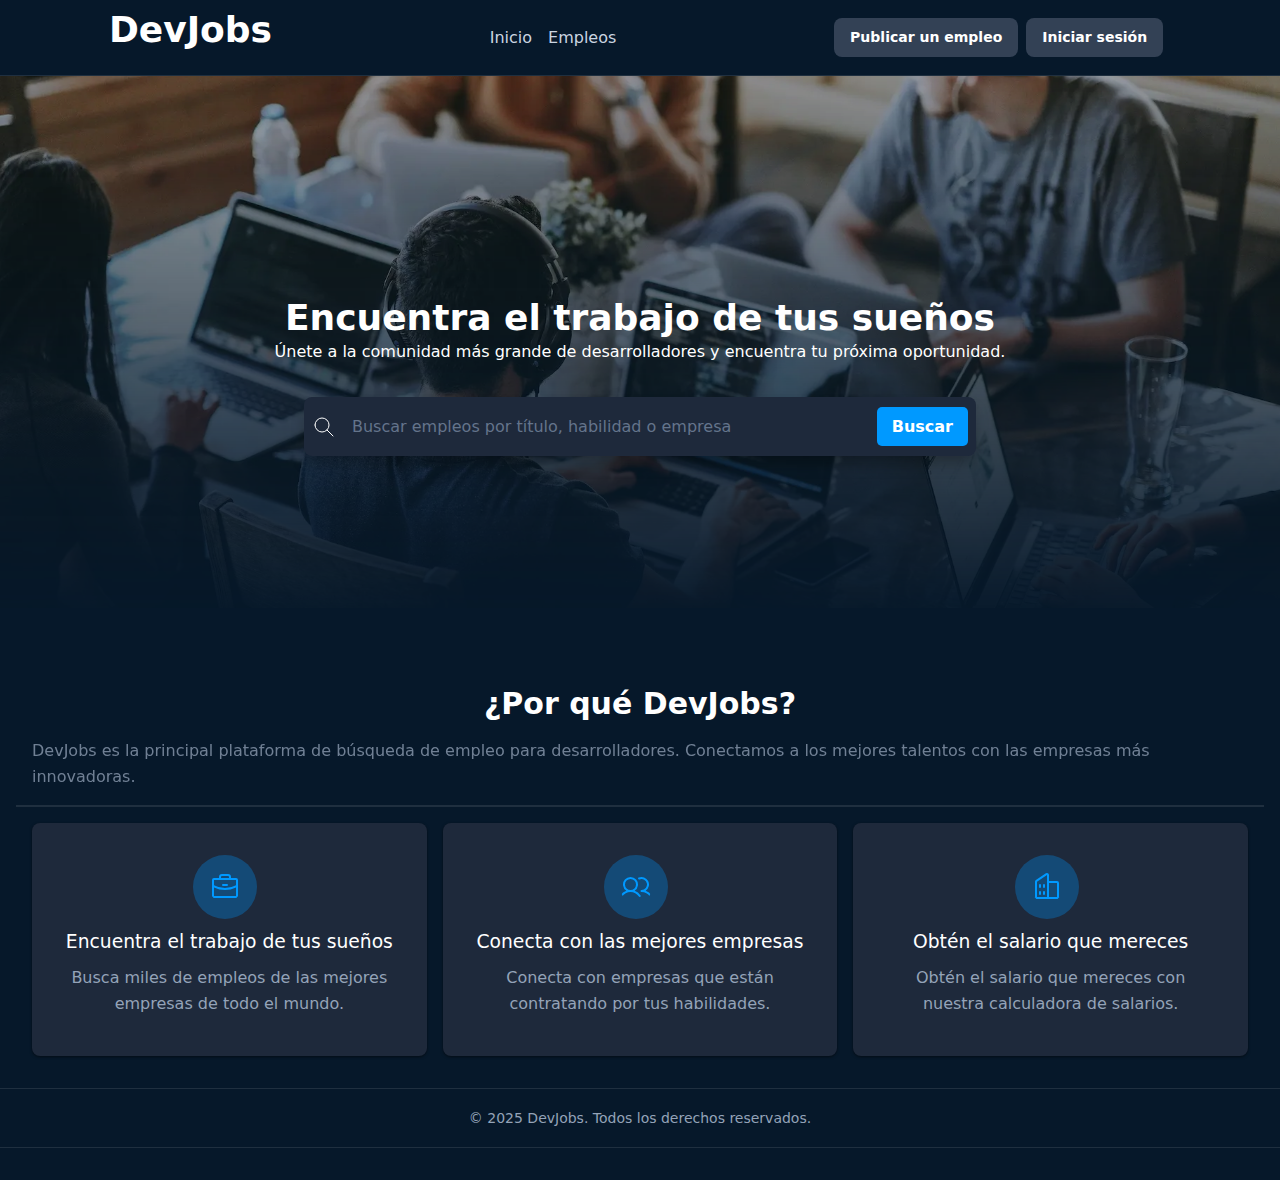
<file: 01-javascript/index.html>
<!DOCTYPE html>
<html lang="es">

<head>
  <title>DevJobs - Inicio</title>
  <meta charset="UTF-8" />
  <meta name="description" content="Encuentra las mejores ofertas de trabajo para desarrolladores en DevJobs.">

  <link rel="stylesheet" href="./styles.css" />
  <link rel="stylesheet" href="./home.css">
  <script type="module" src="./styles.css"></script>
</head>

<body>
  <header>
    <h1>DevJobs</h1>

    <nav>
      <a href="">Inicio</a>
      <a href="./empleos.html">Empleos</a>
    </nav>

    <div>
      <a href="">Publicar un empleo</a>
      <a href="">Iniciar sesión</a>
      <devjobs-avatar></devjobs-avatar>
    </div>
  </header>

  <main>
    <section>
      <img src="./background.webp" width="200" />

      <h1>Encuentra el trabajo de tus sueños</h1>

      <p>Únete a la comunidad más grande de desarrolladores y encuentra tu próxima oportunidad.</p>

      <form role="search">
        <svg xmlns="http://www.w3.org/2000/svg" width="24" height="24" viewBox="0 0 24 24" fill="none"
          stroke="currentColor" stroke-width="1" stroke-linecap="round" stroke-linejoin="round"
          class="icon icon-tabler icons-tabler-outline icon-tabler-search">
          <path stroke="none" d="M0 0h24v24H0z" fill="none" />
          <path d="M10 10m-7 0a7 7 0 1 0 14 0a7 7 0 1 0 -14 0" />
          <path d="M21 21l-6 -6" />
        </svg>

        <input required type="text" placeholder="Buscar empleos por título, habilidad o empresa">

        <button type="submit">Buscar</button>
      </form>
    </section>

    <section>
      
      <header>
        <h2>¿Por qué DevJobs?</h2>
        <p>DevJobs es la principal plataforma de búsqueda de empleo para desarrolladores. Conectamos a los mejores
          talentos con las empresas más innovadoras.</p>
      </header>

      <footer>
        <article>
          <svg fill="currentColor" height="32" viewBox="0 0 256 256" width="32" xmlns="http://www.w3.org/2000/svg"
            aria-hidden="true">
            <path
              d="M216,56H176V48a24,24,0,0,0-24-24H104A24,24,0,0,0,80,48v8H40A16,16,0,0,0,24,72V200a16,16,0,0,0,16,16H216a16,16,0,0,0,16-16V72A16,16,0,0,0,216,56ZM96,48a8,8,0,0,1,8-8h48a8,8,0,0,1,8,8v8H96ZM216,72v41.61A184,184,0,0,1,128,136a184.07,184.07,0,0,1-88-22.38V72Zm0,128H40V131.64A200.19,200.19,0,0,0,128,152a200.25,200.25,0,0,0,88-20.37V200ZM104,112a8,8,0,0,1,8-8h32a8,8,0,0,1,0,16H112A8,8,0,0,1,104,112Z">
            </path>
          </svg>
          <h3>Encuentra el trabajo de tus sueños</h3>
          <p>Busca miles de empleos de las mejores empresas de todo el mundo.</p>
        </article>

        <article>
          <svg fill="currentColor" height="32" viewBox="0 0 256 256" width="32" xmlns="http://www.w3.org/2000/svg"
            aria-hidden="true">
            <path
              d="M117.25,157.92a60,60,0,1,0-66.5,0A95.83,95.83,0,0,0,3.53,195.63a8,8,0,1,0,13.4,8.74,80,80,0,0,1,134.14,0,8,8,0,0,0,13.4-8.74A95.83,95.83,0,0,0,117.25,157.92ZM40,108a44,44,0,1,1,44,44A44.05,44.05,0,0,1,40,108Zm210.14,98.7a8,8,0,0,1-11.07-2.33A79.83,79.83,0,0,0,172,168a8,8,0,0,1,0-16,44,44,0,1,0-16.34-84.87,8,8,0,1,1-5.94-14.85,60,60,0,0,1,55.53,105.64,95.83,95.83,0,0,1,47.22,37.71A8,8,0,0,1,250.14,206.7Z">
            </path>
          </svg>
          <h3>Conecta con las mejores empresas</h3>
          <p>Conecta con empresas que están contratando por tus habilidades.</p>
        </article>

        <article>
          <svg fill="currentColor" height="32" viewBox="0 0 256 256" width="32" xmlns="http://www.w3.org/2000/svg"
            aria-hidden="true">
            <path
              d="M240,208H224V96a16,16,0,0,0-16-16H144V32a16,16,0,0,0-24.88-13.32L39.12,72A16,16,0,0,0,32,85.34V208H16a8,8,0,0,0,0,16H240a8,8,0,0,0,0-16ZM208,96V208H144V96ZM48,85.34,128,32V208H48ZM112,112v16a8,8,0,0,1-16,0V112a8,8,0,1,1,16,0Zm-32,0v16a8,8,0,0,1-16,0V112a8,8,0,1,1,16,0Zm0,56v16a8,8,0,0,1-16,0V168a8,8,0,0,1,16,0Zm32,0v16a8,8,0,0,1-16,0V168a8,8,0,0,1,16,0Z">
            </path>
          </svg>
          <h3>Obtén el salario que mereces</h3>
          <p>Obtén el salario que mereces con nuestra calculadora de salarios.</p>
        </article>
      </footer>

    </section>
  </main>

  <footer>
    <small>&copy; 2025 DevJobs. Todos los derechos reservados.</small>
  </footer>
  

  <footer>

  </footer>
</body>

</html>
</file>
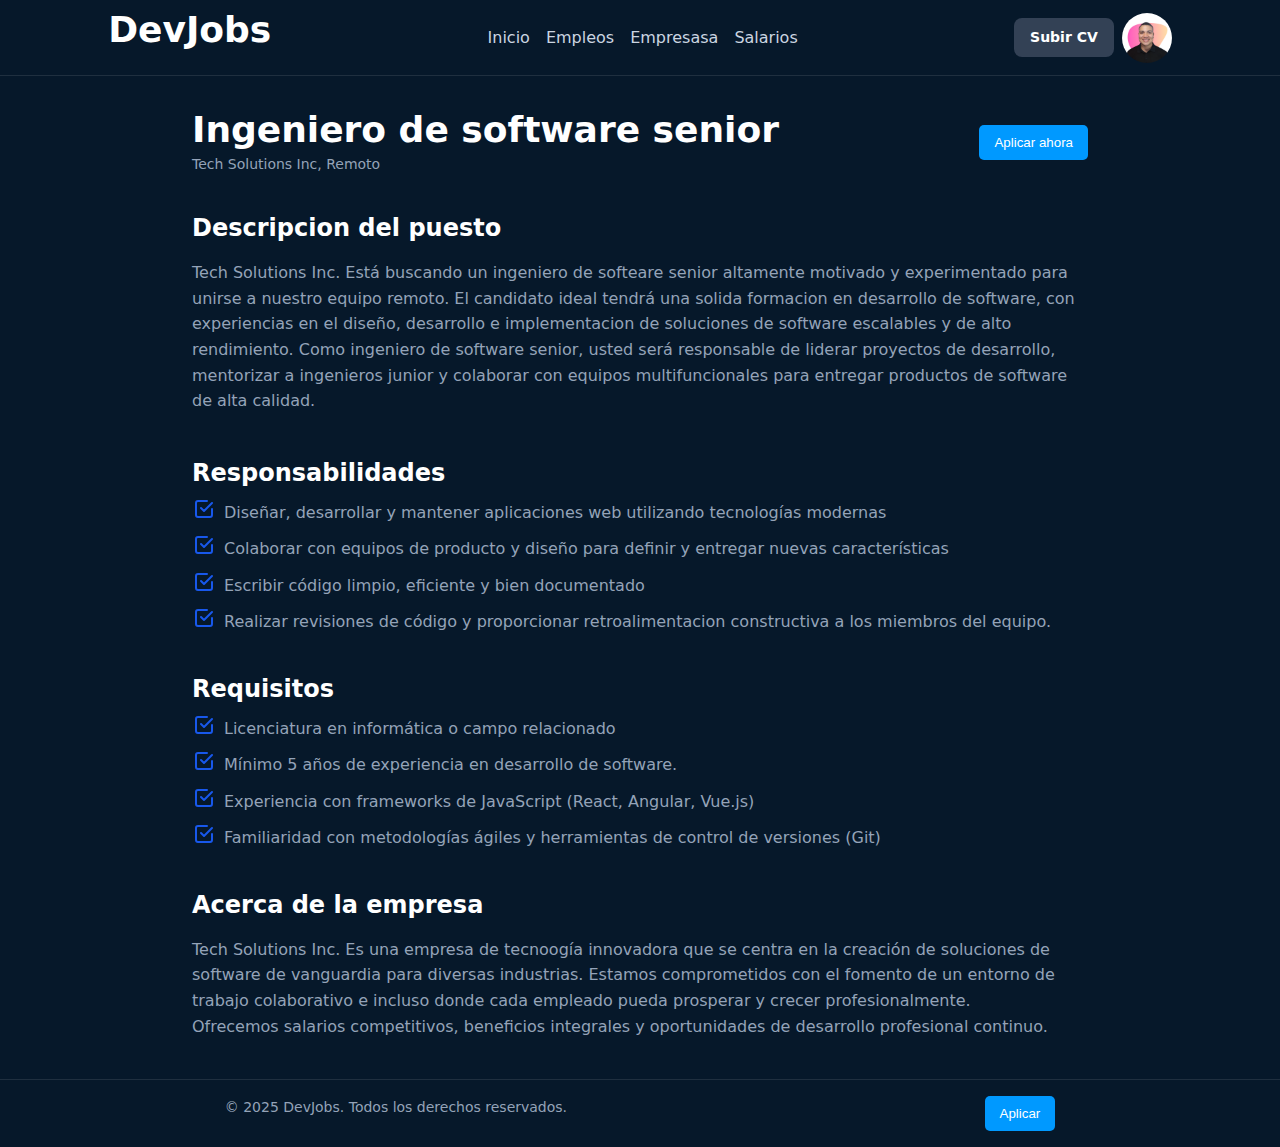
<file: 00-html-css/details.html>
<!DOCTYPE html>
<html lang="en">
<head>
    <meta charset="UTF-8">
    <meta name="viewport" content="width=device-width, initial-scale=1.0">
    <meta name="description" content="Detalle de un empleo.">
    <link rel="stylesheet" href="./styles.css">
    <title>Details</title>
</head>
<body>
     <header>
        <h1>DevJobs</h1>
        
        <nav>
            <a href="./index.html">Inicio</a>
            <a href="">Empleos</a>
            <a href="">Empresasa</a>
            <a href="">Salarios</a>

        </nav>

        <div>
            <a href="">Subir CV</a>
            <img src="./yoperfil.png" alt="Imagen de usuarios">
        </div>
    </header>

    <main class="details-main">
        <section>
            <div>
                <h1>Ingeniero de software senior</h1>
                <small>Tech Solutions Inc, Remoto</small>
            </div>
            <nav>
                <button>Aplicar ahora</button>
            </nav>
        </section>

        <section>
            <h2>Descripcion del puesto</h2>
            <p>Tech Solutions Inc. Está buscando un ingeniero de softeare senior altamente motivado y experimentado para unirse a nuestro equipo remoto. El candidato ideal tendrá una solida formacion en desarrollo de software, con experiencias en el diseño, desarrollo e implementacion de soluciones de software escalables y de alto rendimiento. Como ingeniero de software senior, usted será responsable de liderar proyectos de desarrollo, mentorizar a ingenieros junior y colaborar con equipos multifuncionales para entregar productos de software de alta calidad.</p>

            <h2>Responsabilidades</h2>
            <ul>
                <li> <span><svg xmlns="http://www.w3.org/2000/svg" width="24" height="24" viewBox="0 0 24 24" fill="none" stroke="#1858ec" stroke-width="2" stroke-linecap="round" stroke-linejoin="round" class="icon icon-tabler icons-tabler-outline icon-tabler-checkbox"><path stroke="none" d="M0 0h24v24H0z" fill="none"/><path d="M9 11l3 3l8 -8" /><path d="M20 12v6a2 2 0 0 1 -2 2h-12a2 2 0 0 1 -2 -2v-12a2 2 0 0 1 2 -2h9" /></svg></span> Diseñar, desarrollar y mantener aplicaciones web utilizando tecnologías modernas</li>

                <li> <span><svg xmlns="http://www.w3.org/2000/svg" width="24" height="24" viewBox="0 0 24 24" fill="none" stroke="#1858ec" stroke-width="2" stroke-linecap="round" stroke-linejoin="round" class="icon icon-tabler icons-tabler-outline icon-tabler-checkbox"><path stroke="none" d="M0 0h24v24H0z" fill="none"/><path d="M9 11l3 3l8 -8" /><path d="M20 12v6a2 2 0 0 1 -2 2h-12a2 2 0 0 1 -2 -2v-12a2 2 0 0 1 2 -2h9" /></svg></span>Colaborar con equipos de producto y diseño para definir y entregar nuevas características</li>

                <li> <span><svg xmlns="http://www.w3.org/2000/svg" width="24" height="24" viewBox="0 0 24 24" fill="none" stroke="#1858ec" stroke-width="2" stroke-linecap="round" stroke-linejoin="round" class="icon icon-tabler icons-tabler-outline icon-tabler-checkbox"><path stroke="none" d="M0 0h24v24H0z" fill="none"/><path d="M9 11l3 3l8 -8" /><path d="M20 12v6a2 2 0 0 1 -2 2h-12a2 2 0 0 1 -2 -2v-12a2 2 0 0 1 2 -2h9" /></svg></span> Escribir código limpio, eficiente y bien documentado</li>

                <li> <span><svg xmlns="http://www.w3.org/2000/svg" width="24" height="24" viewBox="0 0 24 24" fill="none" stroke="#1858ec" stroke-width="2" stroke-linecap="round" stroke-linejoin="round" class="icon icon-tabler icons-tabler-outline icon-tabler-checkbox"><path stroke="none" d="M0 0h24v24H0z" fill="none"/><path d="M9 11l3 3l8 -8" /><path d="M20 12v6a2 2 0 0 1 -2 2h-12a2 2 0 0 1 -2 -2v-12a2 2 0 0 1 2 -2h9" /></svg></span>Realizar revisiones de código y proporcionar retroalimentacion constructiva a los miembros del equipo.</li>
            </ul>

            <h2>Requisitos</h2>
            <ul>
                <li> <span><svg xmlns="http://www.w3.org/2000/svg" width="24" height="24" viewBox="0 0 24 24" fill="none" stroke="#1858ec" stroke-width="2" stroke-linecap="round" stroke-linejoin="round" class="icon icon-tabler icons-tabler-outline icon-tabler-checkbox"><path stroke="none" d="M0 0h24v24H0z" fill="none"/><path d="M9 11l3 3l8 -8" /><path d="M20 12v6a2 2 0 0 1 -2 2h-12a2 2 0 0 1 -2 -2v-12a2 2 0 0 1 2 -2h9" /></svg></span>Licenciatura en informática o campo relacionado</li>

                <li> <span><svg xmlns="http://www.w3.org/2000/svg" width="24" height="24" viewBox="0 0 24 24" fill="none" stroke="#1858ec" stroke-width="2" stroke-linecap="round" stroke-linejoin="round" class="icon icon-tabler icons-tabler-outline icon-tabler-checkbox"><path stroke="none" d="M0 0h24v24H0z" fill="none"/><path d="M9 11l3 3l8 -8" /><path d="M20 12v6a2 2 0 0 1 -2 2h-12a2 2 0 0 1 -2 -2v-12a2 2 0 0 1 2 -2h9" /></svg></span>Mínimo 5 años de experiencia en desarrollo de software.</li>

                <li><span><svg xmlns="http://www.w3.org/2000/svg" width="24" height="24" viewBox="0 0 24 24" fill="none" stroke="#1858ec" stroke-width="2" stroke-linecap="round" stroke-linejoin="round" class="icon icon-tabler icons-tabler-outline icon-tabler-checkbox"><path stroke="none" d="M0 0h24v24H0z" fill="none"/><path d="M9 11l3 3l8 -8" /><path d="M20 12v6a2 2 0 0 1 -2 2h-12a2 2 0 0 1 -2 -2v-12a2 2 0 0 1 2 -2h9" /></svg></span>Experiencia con frameworks de JavaScript (React, Angular, Vue.js)</li>

                <li><span><svg xmlns="http://www.w3.org/2000/svg" width="24" height="24" viewBox="0 0 24 24" fill="none" stroke="#1858ec" stroke-width="2" stroke-linecap="round" stroke-linejoin="round" class="icon icon-tabler icons-tabler-outline icon-tabler-checkbox"><path stroke="none" d="M0 0h24v24H0z" fill="none"/><path d="M9 11l3 3l8 -8" /><path d="M20 12v6a2 2 0 0 1 -2 2h-12a2 2 0 0 1 -2 -2v-12a2 2 0 0 1 2 -2h9" /></svg></span>Familiaridad con metodologías ágiles y herramientas de control de versiones (Git)</li>
            </ul>

            <h2>Acerca de la empresa</h2>
            <p>Tech Solutions Inc. Es una empresa de tecnoogía innovadora que se centra en la creación de soluciones de software de vanguardia para diversas industrias. Estamos comprometidos con el fomento de un entorno de trabajo colaborativo e incluso donde cada empleado pueda prosperar y crecer profesionalmente. <br> Ofrecemos salarios competitivos, beneficios integrales y oportunidades de desarrollo profesional continuo.
            </p>

        </section>
    </main>

    <footer class="details-footer">
        <small>&copy; 2025 DevJobs. Todos los derechos reservados.</small>
        <button>Aplicar</button>
    </footer>
</body>
</file>
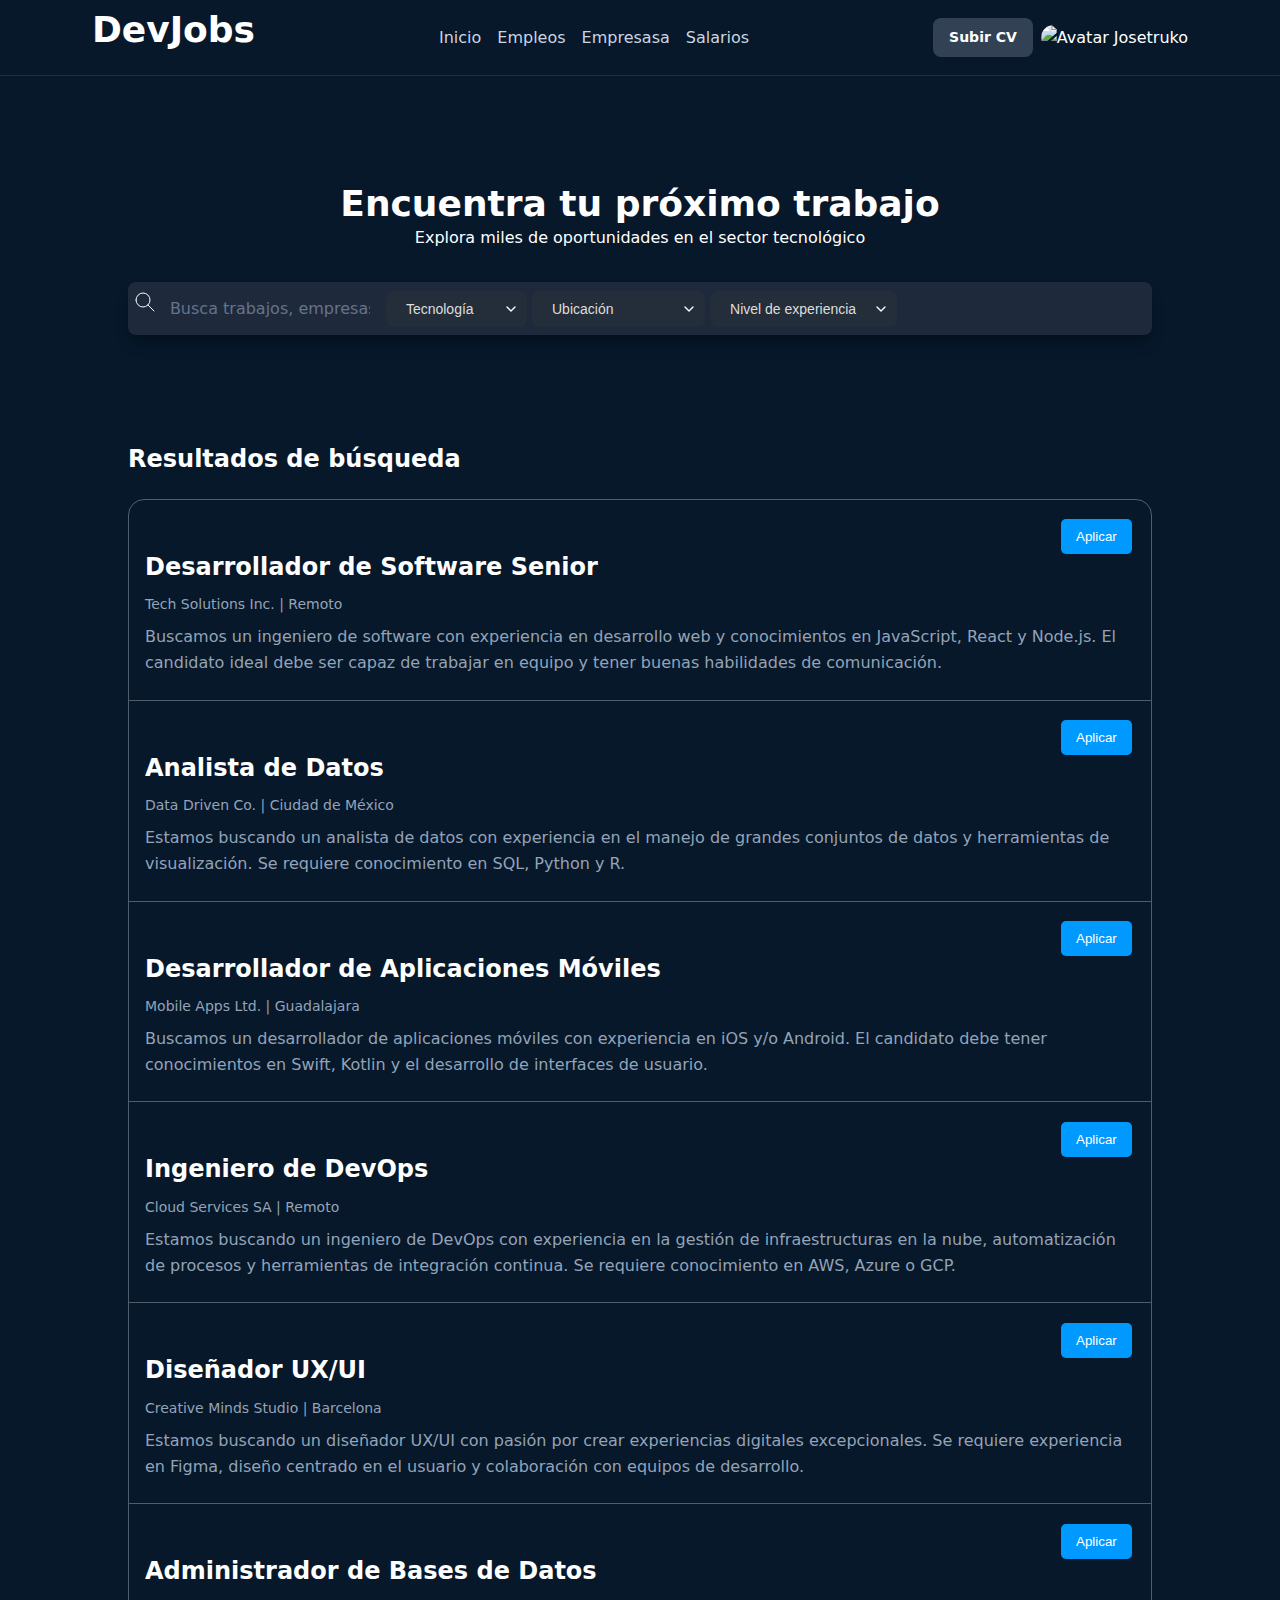
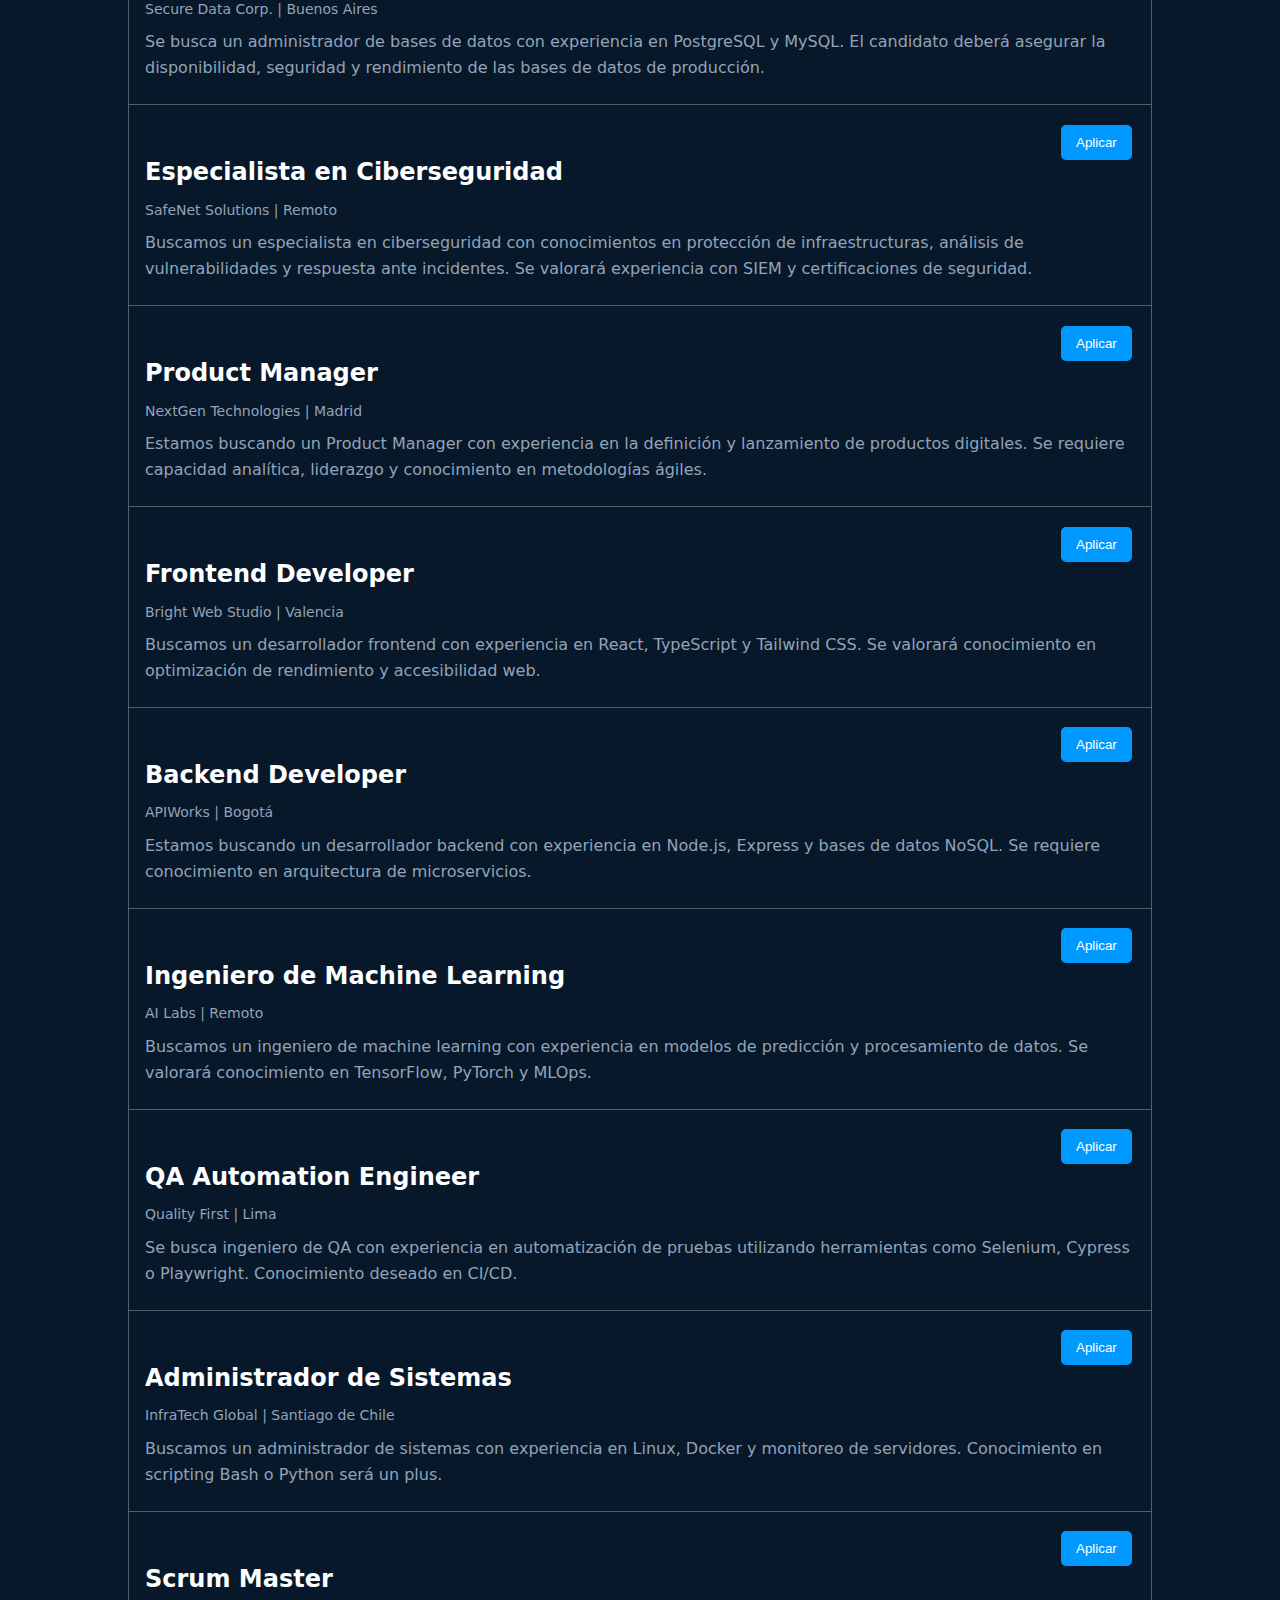
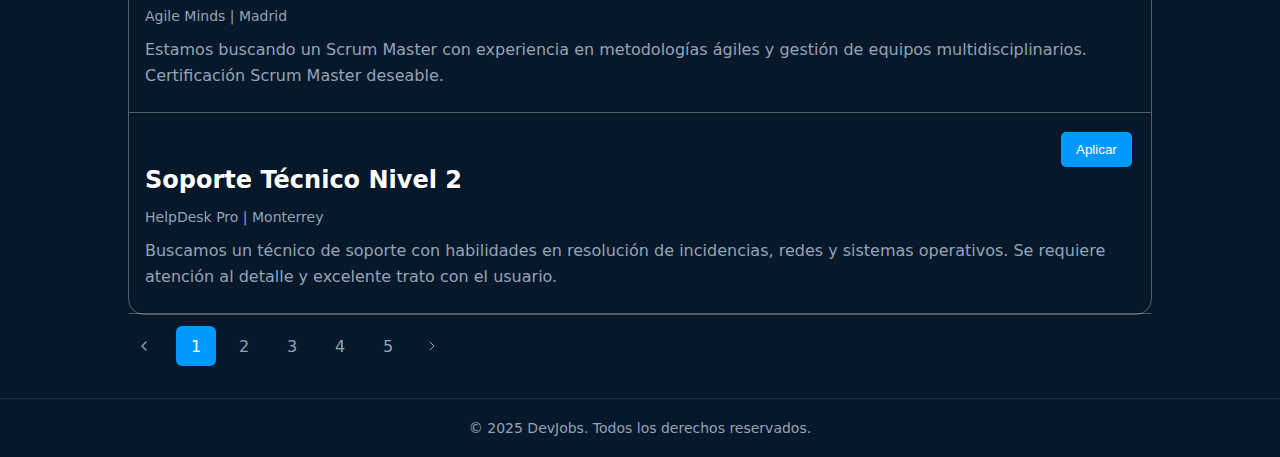
<file: 01-javascript/empleos.html>
<!DOCTYPE html>
<html lang="en">

<head>
    <meta charset="UTF-8">
    <meta name="viewport" content="width=device-width, initial-scale=1.0">
    <meta name="description" content="Encuentra las mejores ofertas de trabajo para desarrolladores en DevJobs.">
    
    <link rel="stylesheet" href="./styles.css">
    <!-- de debe colocar el type module para poder tener un main e importar archivos js-->
    <script type="module" src="./main.js"></script>

    <title>Empleos</title>
</head>

<body>
    <header>
        <h1>DevJobs</h1>

        <nav>
            <a href="./index.html">Inicio</a>
            <a href="">Empleos</a>
            <a href="">Empresasa</a>
            <a href="">Salarios</a>

        </nav>

        <div>
            <a href="">Subir CV</a>
            <!--Nuestro componente-->
            <devjobs-avatar service="github" username="Josetruko" size="50"></devjobs-avatar>
        </div>
    </header>

    <main class="empleos-main">
        <section>
            <h1>Encuentra tu próximo trabajo</h1>
            <p>Explora miles de oportunidades en el sector tecnológico</p>

            <form id="empleos-search-form" class="empleos-form" role="search">
                <div class="search-bar">
                    <svg xmlns="http://www.w3.org/2000/svg" width="24" height="24" viewBox="0 0 24 24" fill="none"
                        stroke="currentColor" stroke-width="1" stroke-linecap="round" stroke-linejoin="round"
                        class="icon icon-tabler icons-tabler-outline icon-tabler-search">
                        <path stroke="none" d="M0 0h24v24H0z" fill="none" />
                        <path d="M10 10m-7 0a7 7 0 1 0 14 0a7 7 0 1 0 -14 0" />
                        <path d="M21 21l-6 -6" />
                    </svg>

                    <input required id="empleos-search-input" type="text"
                        placeholder="Busca trabajos, empresas o habildiades">

                </div>

                <div class="search-filters">
                    <select name="technology" id="filter-technology">
                        <option value="">Tecnología</option>
                        <optgroup label="Tecnologías populares">
                            <option value="javascript">JavaScript</option>
                            <option value="python">Python</option>
                            <option value="react">React</option>
                            <option value="node">Node.js</option>
                        </optgroup>
                        <option value="java">Java</option>
                        <hr />
                        <option value="csharp">C#</option>
                        <option value="c">C</option>
                        <option value="c++">C++</option>
                        <hr />
                        <option value="ruby">Ruby</option>
                        <option value="php">PHP</option>
                    </select>

                    <select name="location" id="filter-location">
                        <option value="">Ubicación</option>
                        <option value="remoto">Remoto</option>
                        <option value="cdmx">Ciudad de México</option>
                        <option value="guadalajara">Guadalajara</option>
                        <option value="monterrey">Monterrey</option>
                        <option value="barcelona">Barcelona</option>
                    </select>

                    <select name="experience-level" id="filter-experience-level">
                        <option value="">Nivel de experiencia</option>
                        <option value="junior">Junior</option>
                        <option value="mid">Mid-level</option>
                        <option value="senior">Senior</option>
                        <option value="lead">Lead</option>
                    </select>
                </div>
               
            </form>

            <h3 id="filter-selected-value"></h3>
            <h3 id="input-selected-value"></h3>

        </section>

        <section>
            <h2 style="margin-bottom: 20px;">Resultados de búsqueda</h2>
            <div class="results">
                <!-- Los resultados de búsqueda se insertarán aquí dinámicamente -->
            </div>
            
            <nav class="pagination">
                <a href="#"><svg width="16" height="16" viewBox="0 0 24 24" fill="none" stroke="currentColor"
                        stroke-width="2" stroke-linecap="round" stroke-linejoin="round">
                        <path stroke="none" d="M0 0h24v24H0z" fill="none" />
                        <path d="M15 6l-6 6l6 6" />
                    </svg></a>
                <a class="is-active" href="#">1</a>
                <a href="#">2</a>
                <a href="#">3</a>
                <a href="#">4</a>
                <a href="#">5</a>
                <a href="#"><svg width="16" height="16" viewBox="0 0 24 24" fill="none" stroke="currentColor"
                        stroke-width="1.5" stroke-linecap="round" stroke-linejoin="round"
                        class="icon icon-tabler icons-tabler-outline icon-tabler-chevron-right">
                        <path stroke="none" d="M0 0h24v24H0z" fill="none" />
                        <path d="M9 6l6 6l-6 6" />
                    </svg></a>
            </nav>
        </section>
    </main>

    <footer class="empleos-footer">
        <small>&copy; 2025 DevJobs. Todos los derechos reservados.</small>
    </footer>
</body>

</html>
</file>
<file: 01-javascript/styles.css>
* {
  margin: 0;
  padding: 0;
  box-sizing: border-box;
}


:root {
  --primary: #3b4550;
  --primary-dark: #0a3d66;
  --primary-hover: #0d5ba8;
  --primary-light: #09f;
  --background: #06182a;
  --text-primary: #ffffff;
  --text-secondary: #cbd5e1;
  --text-muted: #94a3b8;
  --border: rgba(255, 255, 255, 0.1);
  --card-bg: #1e293b;
  --shadow: rgba(0, 0, 0, 0.3);
  --input-bg: #1e293b;
  --hsla-example: hsla(210, 100%, 56%, 1);
}



@font-face {
  font-family: 'Inter Variable';
  font-style: normal;
  font-display: swap;
  font-weight: 100 900;
  src: url(https://cdn.jsdelivr.net/fontsource/fonts/inter:vf@latest/latin-wght-normal.woff2) format('woff2-variations');
  unicode-range: U+0000-00FF,U+0131,U+0152-0153,U+02BB-02BC,U+02C6,U+02DA,U+02DC,U+0304,U+0308,U+0329,U+2000-206F,U+20AC,U+2122,U+2191,U+2193,U+2212,U+2215,U+FEFF,U+FFFD;
}



body {
  font-family: system-ui;
  background-color: var(--background);
  color: var(--text-primary);
  min-height: 100vh;
  display: flex;
  flex-direction: column;
  line-height: 1.6;
}


select {
  padding: 0.625rem 1.25rem;
  background-color: #242d3a;
  border: 0;
  border-radius: 0.5rem;
  font-size: 0.875rem;
  color: #ddd;
  cursor: pointer;
  transition: all 0.2s;
  appearance: none;
  background-image: url("data:image/svg+xml,%3Csvg xmlns='http://www.w3.org/2000/svg' width='16' height='16' viewBox='0 0 24 24' fill='none' stroke='white' stroke-width='2' stroke-linecap='round' stroke-linejoin='round'%3E%3Cpolyline points='6 9 12 15 18 9'/%3E%3C/svg%3E");
  background-repeat: no-repeat;
  background-position: right 0.5rem center;
  padding-right: 2.5rem;

  &:hover {
    background-color: var(--primary-hover);
    color: white;
  }

  &:focus {
    outline: 2px solid #1173d4;
    outline-offset: 2px;
  }
}



/* Títulos principales */
h1 {
  font-size: 2.25rem;
  font-weight: 900;
  margin-bottom: 1rem;
  line-height: 1.2;
  text-wrap: balance;
}

h1 + p {
  text-wrap: balance;
  margin-bottom: 2rem
}

/* Header */
header div{
  display: flex;
  align-items: center;
  gap: 0.5rem;
}

header {
  border-bottom: 1px solid var(--border);
  background: var(--background);
  padding: .5rem 1rem;
  display: flex;
  align-items: center;
  justify-content: space-around;
  gap: 2rem;

  h2 {
    font-size: 1.25rem;
    font-weight: 700;
    color: var(--text-primary);
  }

  img{
    border-radius: 50px;
    width: 50px;
    height: 50px;
  }
}

@media (max-width: 640px) {
  header{
    display: block;
    justify-content: center;
    align-items: center;
  }
}
  

/* Navegación del header a otras páginas */
nav {
  align-items: center;
  gap: 1rem;
  display: flex;

  a {
    text-decoration: none;
    color: var(--text-secondary);
    transition: color 0.2s;
    font-weight: 500;

    &:hover, &:focus {
      color: var(--primary);
      outline: none;
    }
  }
}


.filters li{
  padding: 0.5rem 1rem;
  border-radius: 0.5rem;
  background-color: #334155;
  color: var(--text-primary);
  display: inline-block;
  font-size: 0.875rem;
  font-weight: 700;
  text-decoration: none;
}

/* Botones del Header */
header div a {
  padding: 0.5rem 1rem;
  border-radius: 0.5rem;
  background-color: #334155;
  color: var(--text-primary);
  display: inline-block;
  font-size: 0.875rem;
  font-weight: 700;
  text-decoration: none;
  /* TODO */
}



/*Estilos para empleos*/
.empleos-main > section:nth-child(1) {
  height: 300px;
  text-align: center;
  display: flex;
  flex-direction: column;
  justify-content: center;
}


/* Formulario de Búsqueda */
.empleos-form {
  margin: 0;
  padding: 0;
  height: auto !important;

}

.empleos-form {
  display: flex;
  align-items: center;
  background-color: var(--input-bg);
  border-radius: 0.5rem;
  box-shadow: 0 10px 15px -3px var(--shadow);
  padding: 0.3rem;
  gap: 0.5rem
}

.empleos-form span {
  padding-left: 0.75rem;
  color: var(--text-muted);
  display: flex;
  align-items: center;
  flex-shrink: 0;
}

.empleos-form input[type="text"] {
  flex: 1;
  background: transparent;
  border: none;
  outline: none;
  color: var(--text-primary);
  padding: 0.75rem 0.5rem;
  font-size: 1rem;
  font-family: inherit;
}

.empleos-form input[type="text"]::placeholder {
  color: #64748b;
}

.empleos-form button[type="submit"] {
  padding: 0.75rem 1.5rem;
  border-radius: 0.5rem;
  background-color: var(--primary);
  color: white;
  font-weight: 700;
  border: none;
  cursor: pointer;
  transition: background-color 0.2s;
  font-family: inherit;
  font-size: 1rem;
  white-space: nowrap;
}

.empleos-form button[type="submit"]:hover,
.empleos-form button[type="submit"]:focus {
  background-color: var(--primary-hover);
  outline: 2px solid white;
  outline-offset: 2px;
}

/* Filtros */
.empleos-main{
  max-width: 80vw;
  margin: 0 auto;
}

@media (max-width: 768px) {
  .empleos-main{
    max-width: 90vw;
  }
}


.empleos-main section nav{
    margin-top: 0.7rem;
    display: flex;
    justify-content: flex-start; 
    
    select{
      border: none;
      color: var(--text-primary);
      background-color: #00000000;
    }
}

.results{
  border: 1px solid rgba(255, 255, 255, .3);
  border-radius: 1rem;
}

.card-job{
  background: none;
  box-shadow: none;
  position: relative;
  border-radius: 0;
  border-bottom: 1px solid rgba(255, 255, 255, .3);
  padding: 1rem;
  
  small{
    color: var(--text-muted);
    font-size: 0.875rem;
  }

  p{
    color: var(--text-muted);
    padding: 0.5rem 0 0.5rem 0;
  }

  button{
    position: absolute;
    top: 1.2rem;
    right: 1.2rem;
    padding: 10px 15px 10px 15px;
    border: none;
    color: var(--text-primary);
    border-radius: 5px;
    
  }
  
  button[type="submit"]:hover{
  background-color: var(--primary-hover);
  outline: 2px solid white;
  outline-offset: 2px;
}
}

.btn-apply-job{
  background-color: var(--primary-light);
  &.is-applied{
    background-color: #4caf50;
    pointer-events: none;
  }
}

.empleos-footer{
  background-color: var(--background);
  border-top: 1px solid var(--border);
  text-align: center;
  padding: 16px;

  small {
    color: var(--text-muted);
    font-size: 0.875rem;
  }
}

.pagination {
  display: flex;
  justify-content: center;
  gap: 0.5rem;
  margin-block: 2rem;

  a {
    display: flex;
    align-items: center;
    justify-content: center;
    width: 2.5rem;
    height: 2.5rem;
    text-decoration: none;
    color: var(--text-muted);
    border-radius: 0.375rem;
    transition: all .3s;

    &:hover, &:focus {
      background-color: #fff;
    }

    &:active {
      transform: scale(0.90);
    }

    &.is-active {
      background-color: var(--primary-light);
      color: white;
      pointer-events: none;
    }
  }
}

/*Estilos para la página de detalle*/
.details-main{
  max-width: 70vw;
  margin: 0 auto;
}

@media (max-width: 640px) {
  .details-main{
    max-width: 85vw;
  }
}

main > section:nth-child(1) {

  display: flex;
  justify-content: space-between;
  margin-top: 2rem;

    h1{
    margin: 0;
    }

    small{
    color: var(--text-muted);
    font-size: 0.875rem;
  }

  button{
    padding: 10px 15px 10px 15px;
    background-color: var(--primary-light);
    border: none;
    color: var(--text-primary);
    border-radius: 5px;
    cursor: pointer;
  }

}

main > section:nth-child(2){
    h2{
        margin: 2rem 0  0.3rem 0;
    }


    li{
        display: flex;
        align-items: center;
        list-style: none;
        margin: 0.3rem 0;
        color: var(--text-muted);
    }

    svg{
        margin-right: 0.5rem;
    }

    p{
    color: var(--text-muted);
    padding: 0.5rem 0 0.5rem 0;
    }
}

.details-footer {
  display: flex;
  justify-content: space-around;
  background-color: var(--background);
  border-top: 1px solid var(--border);
  text-align: center;
  padding: 16px;
  margin-top: 2rem;

  small {
    color: var(--text-muted);
    font-size: 0.875rem;
  }

  button{
    padding: 10px 15px 10px 15px;
    background-color: var(--primary-light);
    border: none;
    color: var(--text-primary);
    border-radius: 5px;
    cursor: pointer;
  }
}
</file>
<file: 01-javascript/home.css>
/* Hero */
main > section:nth-child(1) {
  height: 500px;
  text-align: center;
  display: flex;
  flex-direction: column;
  justify-content: center;
  align-items: center;

  h1 {
    padding-top: 36px;
  }

  & > img {
    position: absolute;
    width: 100%;
    height: 100%;
    object-fit: cover;
    z-index: -1;
    left: 0;
    right: 0;
    mask-image: linear-gradient(to bottom, rgba(16, 25, 34, 1) 5%, rgba(16, 25, 34, 0) 80%);
  }
}

/* Formulario de Búsqueda */
form {
  max-width: 42rem;
  width: 100%;
  margin: 0 auto;
  padding-inline: 1rem;
}

form {
  display: flex;
  align-items: center;
  background-color: var(--input-bg);
  border-radius: 0.5rem;
  box-shadow: 0 10px 15px -3px var(--shadow);
  padding: 0.5rem;
  gap: 0.5rem;
}

form span {
  padding-left: 0.75rem;
  color: var(--text-muted);
  display: flex;
  align-items: center;
  flex-shrink: 0;
}

form input[type="text"] {
  flex: 1;
  background: transparent;
  border: none;
  outline: none;
  color: var(--text-primary);
  padding: 0.75rem 0.5rem;
  font-size: 1rem;
  font-family: inherit;
}

form input[type="text"]::placeholder {
  color: #64748b;
}

form button[type="submit"] {
  padding: 0.75rem 1.5rem;
  border-radius: 0.5rem;
  background-color: var(--primary);
  color: white;
  font-weight: 700;
  border: none;
  cursor: pointer;
  transition: background-color 0.2s;
  font-family: inherit;
  font-size: 1rem;
  white-space: nowrap;
}

form button[type="submit"]:hover,
form button[type="submit"]:focus {
  background-color: var(--primary-hover);
  outline: 2px solid white;
  outline-offset: 2px;
}

/* Features Section */
main > section:nth-child(2) {
  padding-inline: 1rem;
  background-color: var(--background);
  padding-top: 2rem;

  & > header {
    gap: 2px;
    flex-direction: column;

    h2 {
      margin-bottom: 0;
    }

    p {
      opacity: .75;
    }
  }

  & > div {
    max-width: 1280px;
    margin: 0 auto;
  }
}

main > section:nth-child(2) h2 {
  font-size: 1.875rem;
  font-weight: 700;
  color: var(--text-primary);
  margin-bottom: 1rem;
}

main > section:nth-child(2) > div > div:first-child > p {
  font-size: 1.125rem;
  color: var(--text-muted);
  max-width: 42rem;
  margin: 0 auto;
}

/* Grid de Features */
main > section:nth-child(2) footer {
  display: grid;
  grid-template-columns: repeat(auto-fit, minmax(280px, 1fr));
  gap: 16px
}

/* Feature Cards */
/* article {
  background-color: var(--card-bg);
  padding: 2rem;
  margin-bottom: 16px;
  border-radius: 0.5rem;                   
  box-shadow: 0px 1px 3px 0 var(--shadow); 

  svg {
    color: var(--primary-light);          
    background: rgba(0, 153, 255, 0.3);  
    border-radius: 9999px;               
    width: 64px;                         
    height: 64px;                        
    padding: 16px;                       
  }

  h3 {
    font-weight: 500;
  }

  p {
    color: var(--text-muted);
  }
} */

/* Footer */
footer {
  background-color: var(--background);
  border-top: 1px solid var(--border);
  text-align: center;
  padding: 16px;

  small {
    color: var(--text-muted);
    font-size: 0.875rem;
  }
}

article {
  background-color: var(--card-bg);
  padding: 2rem;
  margin-bottom: 16px;
  border-radius: 0.5rem;
  box-shadow: 0px 1px 3px 0px rgba(0, 0, 0, 0.5);

  svg {
    color: var(--primary-light);
    background: rgba(0, 153, 255, .3);
    width: 64px;
    height: 64px;
    border-radius: 100%;
    padding: 16px;
  }

  p {
    color: var(--text-muted);
  }

  h3 {
    font-weight: 500;
  }
}
</file>
<file: 00-html-css/styles.css>
* {
  margin: 0;
  padding: 0;
  box-sizing: border-box;
}


:root {
  --primary: #3b4550;
  --primary-dark: #0a3d66;
  --primary-hover: #0d5ba8;
  --primary-light: #09f;
  --background: #06182a;
  --text-primary: #ffffff;
  --text-secondary: #cbd5e1;
  --text-muted: #94a3b8;
  --border: rgba(255, 255, 255, 0.1);
  --card-bg: #1e293b;
  --shadow: rgba(0, 0, 0, 0.3);
  --input-bg: #1e293b;
  --hsla-example: hsla(210, 100%, 56%, 1);
}



@font-face {
  font-family: 'Inter Variable';
  font-style: normal;
  font-display: swap;
  font-weight: 100 900;
  src: url(https://cdn.jsdelivr.net/fontsource/fonts/inter:vf@latest/latin-wght-normal.woff2) format('woff2-variations');
  unicode-range: U+0000-00FF,U+0131,U+0152-0153,U+02BB-02BC,U+02C6,U+02DA,U+02DC,U+0304,U+0308,U+0329,U+2000-206F,U+20AC,U+2122,U+2191,U+2193,U+2212,U+2215,U+FEFF,U+FFFD;
}



body {
  font-family: system-ui;
  background-color: var(--background);
  color: var(--text-primary);
  min-height: 100vh;
  display: flex;
  flex-direction: column;
  line-height: 1.6;
}


select {
  padding: 0.625rem 1.25rem;
  background-color: #242d3a;
  border: 0;
  border-radius: 0.5rem;
  font-size: 0.875rem;
  color: #ddd;
  cursor: pointer;
  transition: all 0.2s;
  appearance: none;
  background-image: url("data:image/svg+xml,%3Csvg xmlns='http://www.w3.org/2000/svg' width='16' height='16' viewBox='0 0 24 24' fill='none' stroke='white' stroke-width='2' stroke-linecap='round' stroke-linejoin='round'%3E%3Cpolyline points='6 9 12 15 18 9'/%3E%3C/svg%3E");
  background-repeat: no-repeat;
  background-position: right 0.5rem center;
  padding-right: 2.5rem;

  &:hover {
    background-color: var(--primary-hover);
    color: white;
  }

  &:focus {
    outline: 2px solid #1173d4;
    outline-offset: 2px;
  }
}



/* Títulos principales */
h1 {
  font-size: 2.25rem;
  font-weight: 900;
  margin-bottom: 1rem;
  line-height: 1.2;
  text-wrap: balance;
}

h1 + p {
  text-wrap: balance;
  margin-bottom: 2rem
}

/* Header */
header div{
  display: flex;
  align-items: center;
  gap: 0.5rem;
}

header {
  border-bottom: 1px solid var(--border);
  background: var(--background);
  padding: .5rem 1rem;
  display: flex;
  align-items: center;
  justify-content: space-around;
  gap: 2rem;

  h2 {
    font-size: 1.25rem;
    font-weight: 700;
    color: var(--text-primary);
  }

  img{
    border-radius: 50px;
    width: 50px;
    height: 50px;
  }
}

@media (max-width: 640px) {
  header{
    display: block;
    justify-content: center;
    align-items: center;
  }
}
  

/* Navegación del header a otras páginas */
nav {
  align-items: center;
  gap: 1rem;
  display: flex;

  a {
    text-decoration: none;
    color: var(--text-secondary);
    transition: color 0.2s;
    font-weight: 500;

    &:hover, &:focus {
      color: var(--primary);
      outline: none;
    }
  }
}


.filters li{
  padding: 0.5rem 1rem;
  border-radius: 0.5rem;
  background-color: #334155;
  color: var(--text-primary);
  display: inline-block;
  font-size: 0.875rem;
  font-weight: 700;
  text-decoration: none;
}

/* Botones del Header */
header div a {
  padding: 0.5rem 1rem;
  border-radius: 0.5rem;
  background-color: #334155;
  color: var(--text-primary);
  display: inline-block;
  font-size: 0.875rem;
  font-weight: 700;
  text-decoration: none;
  /* TODO */
}



/*Estilos para empleos*/
.empleos-main > section:nth-child(1) {
  height: 300px;
  text-align: center;
  display: flex;
  flex-direction: column;
  justify-content: center;
}


/* Formulario de Búsqueda */
.empleos-form {
  margin: 0;
  padding: 0;
  height: auto !important;

}

.empleos-form {
  display: flex;
  align-items: center;
  background-color: var(--input-bg);
  border-radius: 0.5rem;
  box-shadow: 0 10px 15px -3px var(--shadow);
  padding: 0.3rem;
  gap: 0.5rem
}

.empleos-form span {
  padding-left: 0.75rem;
  color: var(--text-muted);
  display: flex;
  align-items: center;
  flex-shrink: 0;
}

.empleos-form input[type="text"] {
  flex: 1;
  background: transparent;
  border: none;
  outline: none;
  color: var(--text-primary);
  padding: 0.75rem 0.5rem;
  font-size: 1rem;
  font-family: inherit;
}

.empleos-form input[type="text"]::placeholder {
  color: #64748b;
}

.empleos-form button[type="submit"] {
  padding: 0.75rem 1.5rem;
  border-radius: 0.5rem;
  background-color: var(--primary);
  color: white;
  font-weight: 700;
  border: none;
  cursor: pointer;
  transition: background-color 0.2s;
  font-family: inherit;
  font-size: 1rem;
  white-space: nowrap;
}

.empleos-form button[type="submit"]:hover,
.empleos-form button[type="submit"]:focus {
  background-color: var(--primary-hover);
  outline: 2px solid white;
  outline-offset: 2px;
}

/* Filtros */
.empleos-main{
  max-width: 80vw;
  margin: 0 auto;
}

@media (max-width: 768px) {
  .empleos-main{
    max-width: 90vw;
  }
}


.empleos-main section nav{
    margin-top: 0.7rem;
    display: flex;
    justify-content: flex-start; 
    
    select{
      border: none;
      color: var(--text-primary);
      background-color: #00000000;
    }
}

.results{
  border: 1px solid rgba(255, 255, 255, .3);
  border-radius: 1rem;
}

.card-job{
  background: none;
  box-shadow: none;
  position: relative;
  border-radius: 0;
  border-bottom: 1px solid rgba(255, 255, 255, .3);
  padding: 1rem;
  
  small{
    color: var(--text-muted);
    font-size: 0.875rem;
  }

  p{
    color: var(--text-muted);
    padding: 0.5rem 0 0.5rem 0;
  }

  button{
    position: absolute;
    top: 1.2rem;
    right: 1.2rem;
    padding: 10px 15px 10px 15px;
    border: none;
    color: var(--text-primary);
    border-radius: 5px;
    
  }
  
  button[type="submit"]:hover{
  background-color: var(--primary-hover);
  outline: 2px solid white;
  outline-offset: 2px;
}
}

.btn-apply-job{
  background-color: var(--primary-light);
  &.is-applied{
    background-color: #4caf50;
    pointer-events: none;
  }
}

.empleos-footer{
  background-color: var(--background);
  border-top: 1px solid var(--border);
  text-align: center;
  padding: 16px;

  small {
    color: var(--text-muted);
    font-size: 0.875rem;
  }
}

.pagination {
  display: flex;
  justify-content: center;
  gap: 0.5rem;
  margin-block: 2rem;

  a {
    display: flex;
    align-items: center;
    justify-content: center;
    width: 2.5rem;
    height: 2.5rem;
    text-decoration: none;
    color: var(--text-muted);
    border-radius: 0.375rem;
    transition: all .3s;

    &:hover, &:focus {
      background-color: #fff;
    }

    &:active {
      transform: scale(0.90);
    }

    &.is-active {
      background-color: var(--primary-light);
      color: white;
      pointer-events: none;
    }
  }
}

/*Estilos para la página de detalle*/
.details-main{
  max-width: 70vw;
  margin: 0 auto;
}

@media (max-width: 640px) {
  .details-main{
    max-width: 85vw;
  }
}

main > section:nth-child(1) {

   display: flex;
   justify-content: space-between;
   margin-top: 2rem;

    h1{
    margin: 0;
    }

    small{
    color: var(--text-muted);
    font-size: 0.875rem;
  }

  button{
    padding: 10px 15px 10px 15px;
    background-color: var(--primary-light);
    border: none;
    color: var(--text-primary);
    border-radius: 5px;
    cursor: pointer;
  }

}

main > section:nth-child(2){
    h2{
        margin: 2rem 0  0.3rem 0;
    }


    li{
        display: flex;
        align-items: center;
        list-style: none;
        margin: 0.3rem 0;
        color: var(--text-muted);
    }

    svg{
        margin-right: 0.5rem;
    }

    p{
    color: var(--text-muted);
    padding: 0.5rem 0 0.5rem 0;
    }
}

.details-footer {
  display: flex;
  justify-content: space-around;
  background-color: var(--background);
  border-top: 1px solid var(--border);
  text-align: center;
  padding: 16px;
  margin-top: 2rem;

  small {
    color: var(--text-muted);
    font-size: 0.875rem;
  }

  button{
    padding: 10px 15px 10px 15px;
    background-color: var(--primary-light);
    border: none;
    color: var(--text-primary);
    border-radius: 5px;
    cursor: pointer;
  }
}
</file>
